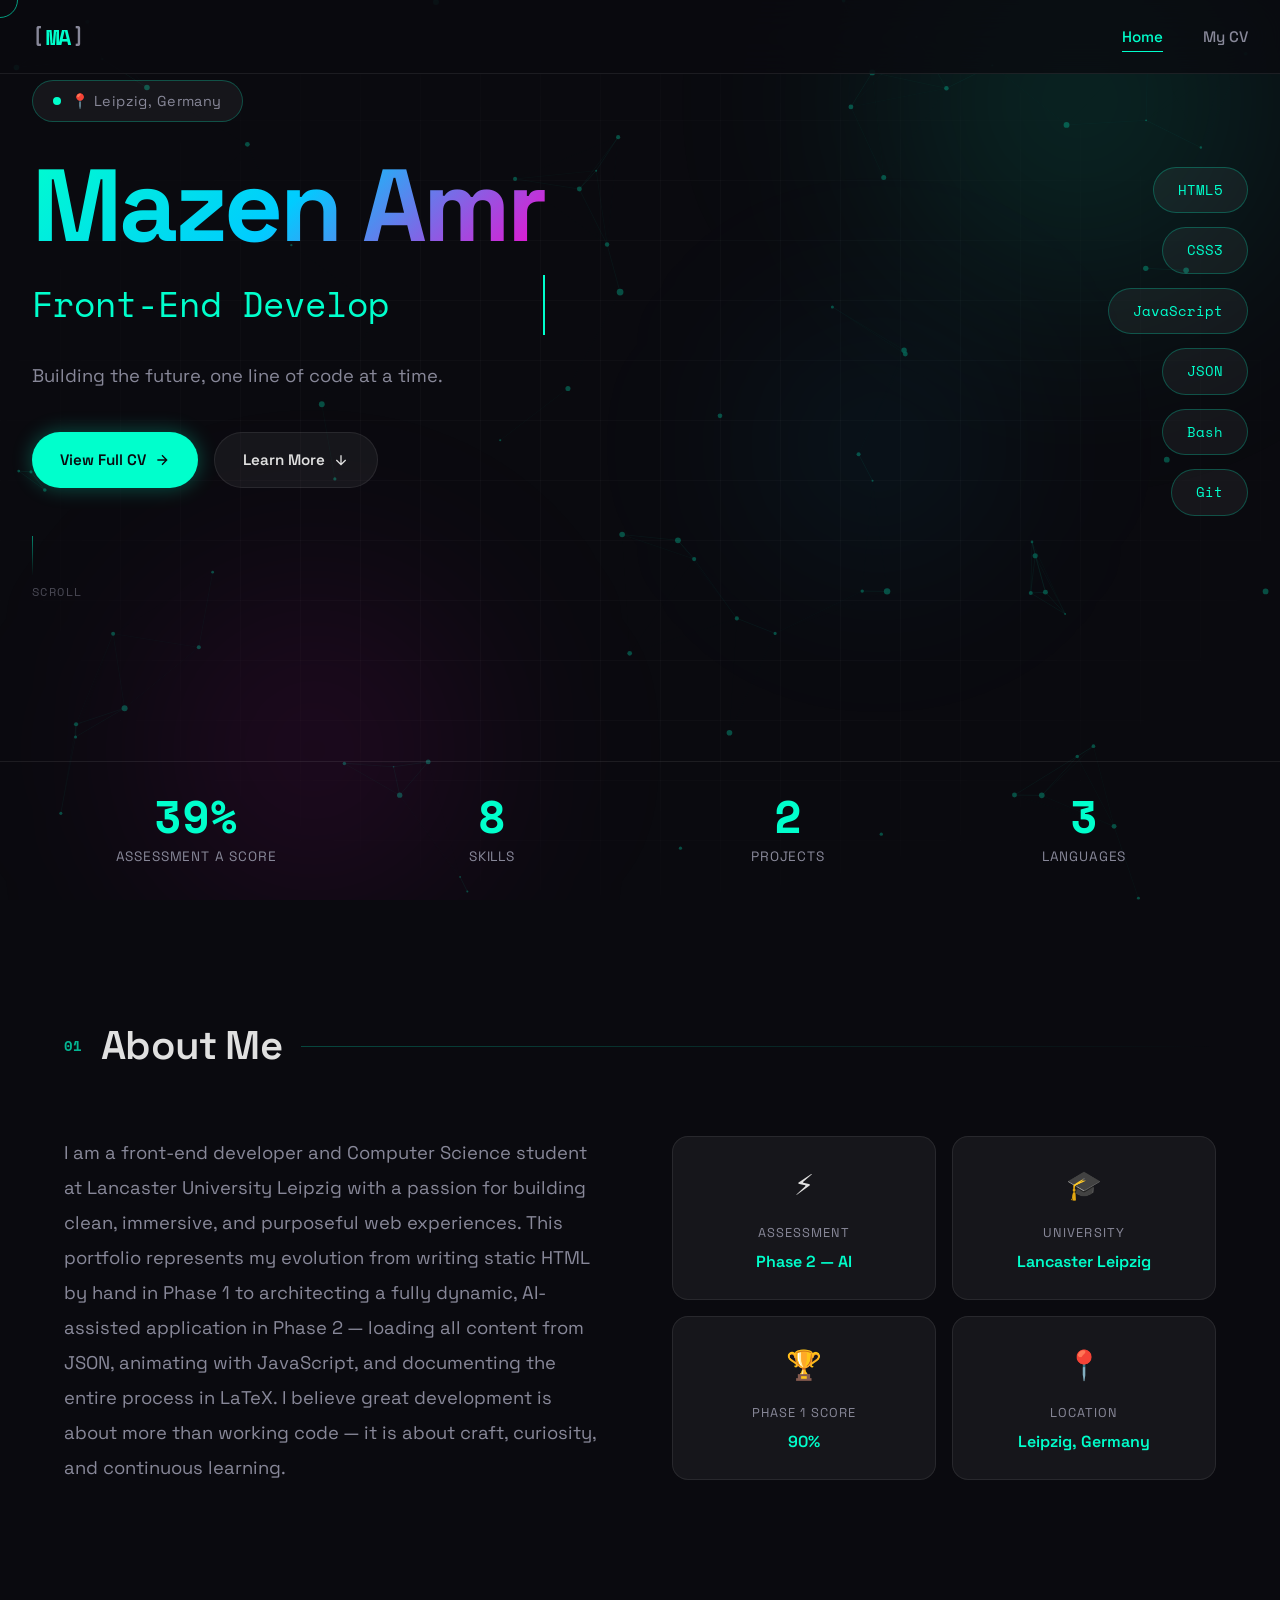
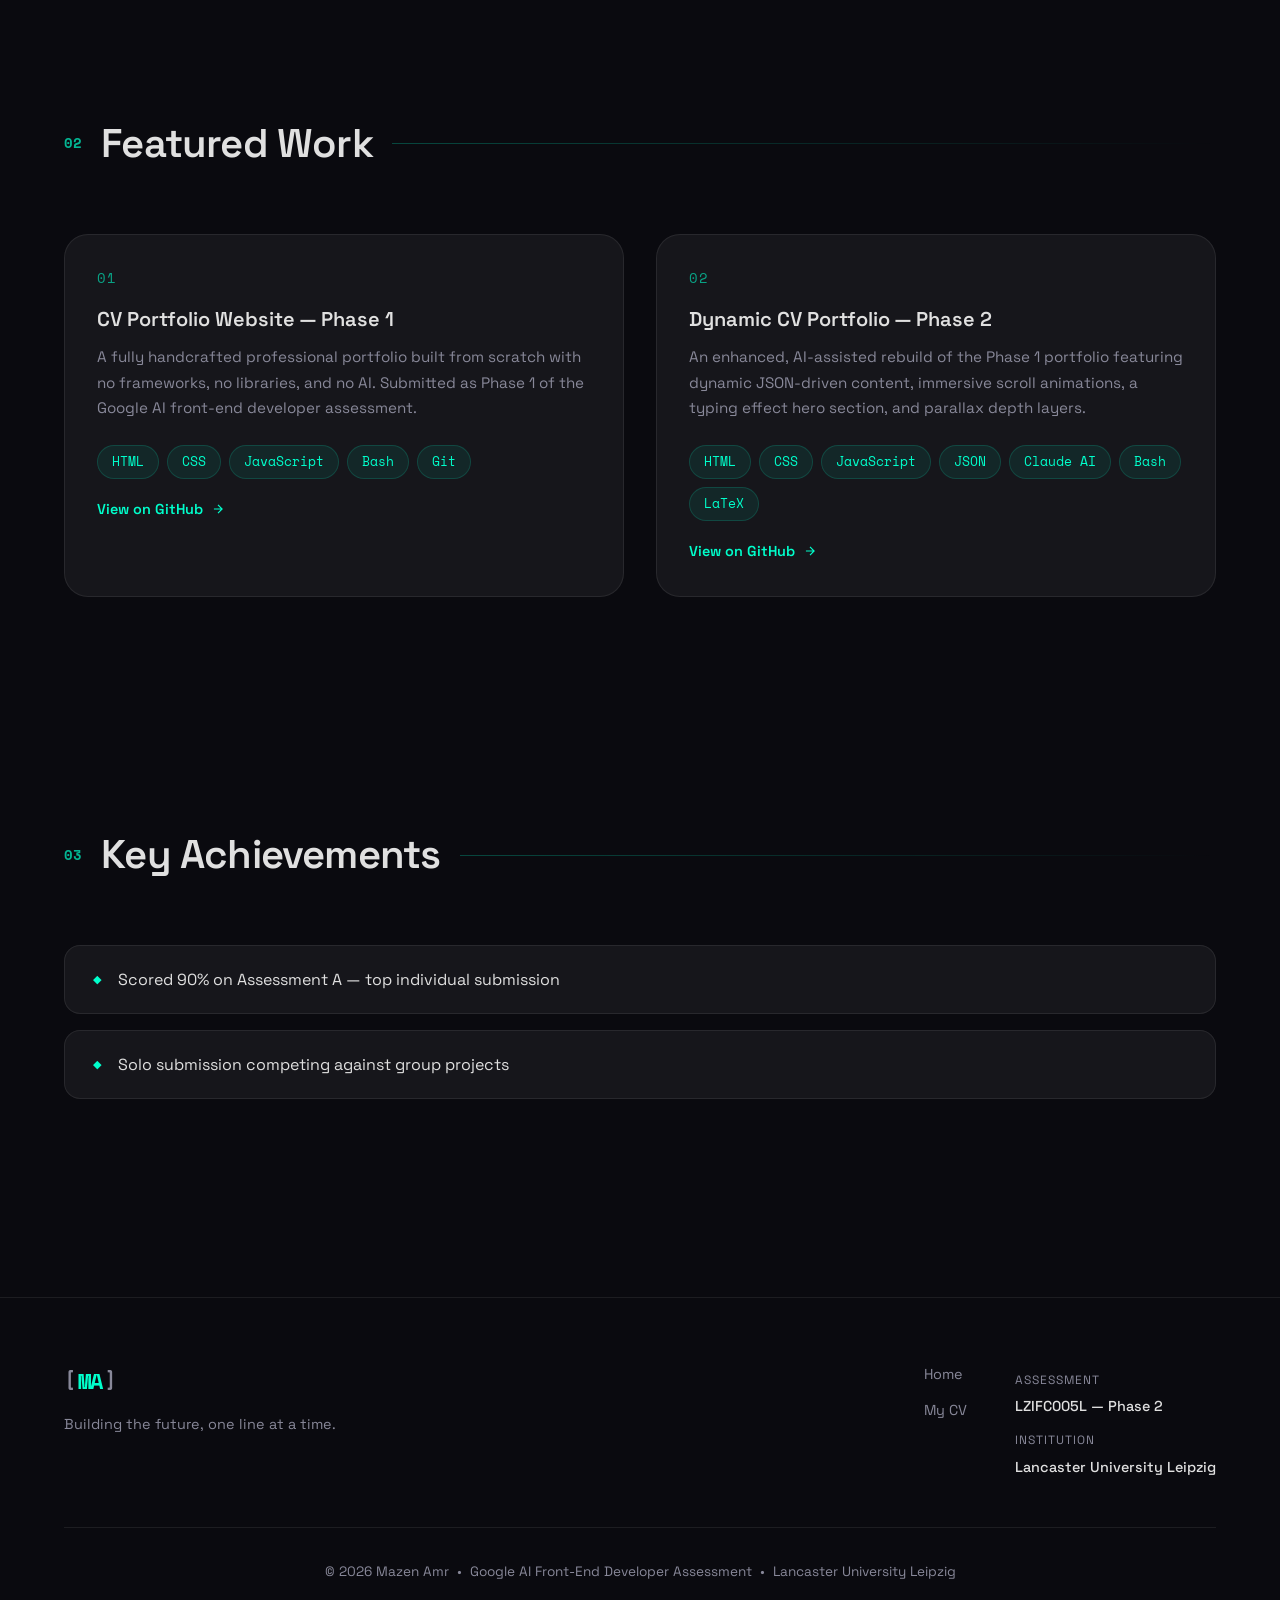
<file: index.html>
<!DOCTYPE html>
<html lang="en">
<head>
    <meta charset="UTF-8">
    <meta name="viewport" content="width=device-width, initial-scale=1.0">
    <meta name="description" content="Mazen Amr — Front-End Developer & AI Enthusiast. Google AI Assessment Phase 2 Portfolio.">
    <meta name="author" content="Mazen Amr">
    <meta property="og:title" content="Mazen Amr • Front-End Developer">
    <meta property="og:description" content="Dynamic AI-assisted CV portfolio — Lancaster University Leipzig. Google AI Assessment Phase 2.">
    <meta property="og:type" content="website">
    <meta property="og:url" content="https://github.com/mazenamr67/mazen-cv-portfolio-b">
    <meta name="theme-color" content="#0a0a0f">
    <title>Mazen Amr • Front-End Developer</title>

    <!-- new: Premium variable fonts for modern typographic identity -->
    <link rel="preconnect" href="https://fonts.googleapis.com">
    <link rel="preconnect" href="https://fonts.gstatic.com" crossorigin>
    <link href="https://fonts.googleapis.com/css2?family=Space+Grotesk:wght@300;400;500;600;700&family=Space+Mono:ital,wght@0,400;0,700;1,400&display=swap" rel="stylesheet">

    <!-- new: Single shared stylesheet for all pages per assessment requirement -->
    <link rel="stylesheet" href="styles.css">
</head>

<body class="loading">

    <!-- ============================================================
         PAGE LOADER
         Displayed while app.js fetches and renders data.json
    ============================================================ -->
    <!-- new: Full-screen loader with double spinning rings shown until data loads -->
    <div class="page-loader" id="page-loader" role="status" aria-label="Loading portfolio">
        <div class="loader-inner">
            <div class="loader-ring"></div>
            <div class="loader-ring loader-ring--delay"></div>
            <p class="loader-text">Loading Portfolio<span class="loader-dots">...</span></p>
        </div>
    </div>

    <!-- ============================================================
         NAVIGATION
         Fixed glassmorphism header with mobile hamburger
    ============================================================ -->
    <!-- new: Header gets .scrolled class from app.js on scroll for shrink effect -->
    <header id="main-header" role="banner">
        <nav aria-label="Main navigation">
            <div class="nav-container">

                <!-- Logo -->
                <a href="index.html" class="logo" aria-label="Mazen Amr — Home">
                    <span class="logo-bracket">[</span>
                    <span class="logo-text">MA</span>
                    <span class="logo-bracket">]</span>
                </a>

                <!-- Desktop nav -->
                <ul class="nav-links" id="nav-links" role="list">
                    <li><a href="index.html" class="nav-link active" data-text="Home">Home</a></li>
                    <li><a href="cv.html"    class="nav-link"        data-text="My CV">My CV</a></li>
                </ul>

                <!-- new: Hamburger — app.js toggles .open on click for mobile menu -->
                <button
                    class="nav-toggle"
                    id="nav-toggle"
                    aria-label="Toggle navigation menu"
                    aria-expanded="false"
                    aria-controls="nav-links">
                    <span class="hamburger-line"></span>
                    <span class="hamburger-line"></span>
                    <span class="hamburger-line"></span>
                </button>

            </div>
        </nav>
    </header>

    <!-- ============================================================
         HERO SECTION
         Full-screen cinematic opener with layered depth
    ============================================================ -->
    <section class="hero" id="hero" aria-labelledby="hero-name">

        <!-- new: CSS grid overlay adds structural depth to background -->
        <div class="hero-grid" aria-hidden="true"></div>

        <!-- new: Three floating gradient orbs create atmospheric ambient glow -->
        <div class="orb orb-1" aria-hidden="true"></div>
        <div class="orb orb-2" aria-hidden="true"></div>
        <div class="orb orb-3" aria-hidden="true"></div>

        <!-- new: Decorative corner accents for cinematic framing -->
        <div class="hero-corner hero-corner--tl" aria-hidden="true"></div>
        <div class="hero-corner hero-corner--tr" aria-hidden="true"></div>
        <div class="hero-corner hero-corner--bl" aria-hidden="true"></div>
        <div class="hero-corner hero-corner--br" aria-hidden="true"></div>

        <div class="hero-content">
            <div class="hero-text">

                <!-- new: Location badge with sonar pulse animation, text filled by app.js -->
                <div class="hero-badge" aria-label="Status">
                    <span class="badge-dot"  aria-hidden="true"></span>
                    <span class="badge-ring" aria-hidden="true"></span>
                    <span id="hero-location" class="hero-eyebrow"></span>
                </div>

                <!-- new: Hero name injected by app.js with gradient-text neon-pulse classes -->
                <h1 id="hero-name" class="hero-name"></h1>

                <!-- new: Cycling typewriter loops through role strings via app.js -->
                <h2 id="hero-title" class="hero-title" aria-live="polite" aria-atomic="true"></h2>

                <!-- new: Tagline opacity starts at 0, fades in via app.js after typewriter -->
                <p id="hero-tagline" class="hero-tagline"></p>

                <!-- CTA buttons — magnetic + ripple effects applied by app.js -->
                <div class="hero-cta" role="group" aria-label="Primary actions">
                    <a href="cv.html" class="btn btn-primary">
                        <span>View Full CV</span>
                        <svg class="btn-icon" width="16" height="16" viewBox="0 0 24 24" fill="none" stroke="currentColor" stroke-width="2" aria-hidden="true">
                            <path d="M5 12h14M12 5l7 7-7 7"/>
                        </svg>
                    </a>
                    <a href="#about" class="btn btn-secondary">
                        <span>Learn More</span>
                        <svg class="btn-icon" width="16" height="16" viewBox="0 0 24 24" fill="none" stroke="currentColor" stroke-width="2" aria-hidden="true">
                            <path d="M12 5v14M5 12l7 7 7-7"/>
                        </svg>
                    </a>
                </div>

                <!-- new: Animated scroll indicator with pulsing line -->
                <div class="scroll-indicator" aria-hidden="true">
                    <span class="scroll-line"></span>
                    <span class="scroll-label">Scroll</span>
                </div>

            </div>

            <!-- ============================================================
                 UPDATED: Interactive tech stack (clickable)
            ============================================================ -->
            <div class="hero-side" aria-label="Technologies used">
                <div class="hero-side-item" data-target="skills">HTML5</div>
                <div class="hero-side-item" data-target="skills">CSS3</div>
                <div class="hero-side-item" data-target="skills">JavaScript</div>
                <div class="hero-side-item" data-target="projects">JSON</div>
                <div class="hero-side-item" data-target="skills">Bash</div>
                <div class="hero-side-item" data-target="projects">Git</div>
            </div>

        </div>

        <!-- new: Stats bar docked at bottom of hero, counters animated by app.js -->
        <div class="stats-section" aria-label="Key statistics">
            <div class="container">
                <div id="stats-bar" class="stats-grid" role="list"></div>
            </div>
        </div>

    </section>

    <!-- ============================================================
         ABOUT SECTION
    ============================================================ -->
    <section id="about" class="section about-section" aria-labelledby="about-heading">
        <div class="container">

            <div class="section-header reveal">
                <span class="section-number" aria-hidden="true">01</span>
                <h2 class="section-title" id="about-heading">About Me</h2>
                <div class="section-line" aria-hidden="true"></div>
            </div>

            <div class="about-grid">

                <!-- new: About paragraph injected from data.json by app.js -->
                <p id="about-text" class="about-text large-text reveal"></p>

                <!-- new: Info cards alongside about text for visual balance -->
                <div class="about-cards reveal" aria-label="Quick facts">
                    <div class="about-card tilt-card">
                        <div class="about-icon" aria-hidden="true">⚡</div>
                        <p class="about-card-label">Assessment</p>
                        <p class="about-card-value">Phase 2 — AI</p>
                    </div>
                    <div class="about-card tilt-card">
                        <div class="about-icon" aria-hidden="true">🎓</div>
                        <p class="about-card-label">University</p>
                        <p class="about-card-value">Lancaster Leipzig</p>
                    </div>
                    <div class="about-card tilt-card">
                        <div class="about-icon" aria-hidden="true">🏆</div>
                        <p class="about-card-label">Phase 1 Score</p>
                        <p class="about-card-value">90%</p>
                    </div>
                    <div class="about-card tilt-card">
                        <div class="about-icon" aria-hidden="true">📍</div>
                        <p class="about-card-label">Location</p>
                        <p class="about-card-value">Leipzig, Germany</p>
                    </div>
                </div>

            </div>
        </div>
    </section>

    <!-- ============================================================
         FEATURED PROJECTS
    ============================================================ -->
    <section class="section projects-section" aria-labelledby="projects-heading">
        <div class="container">

            <div class="section-header reveal">
                <span class="section-number" aria-hidden="true">02</span>
                <h2 class="section-title" id="projects-heading">Featured Work</h2>
                <div class="section-line" aria-hidden="true"></div>
            </div>

            <!-- new: Highlighted project cards injected dynamically from data.json -->
            <div id="featured-projects" class="projects-grid" role="list"></div>

        </div>
    </section>

    <!-- ============================================================
         ACHIEVEMENTS
    ============================================================ -->
    <section class="section achievements-section" aria-labelledby="achievements-heading">
        <div class="container">

            <div class="section-header reveal">
                <span class="section-number" aria-hidden="true">03</span>
                <h2 class="section-title" id="achievements-heading">Key Achievements</h2>
                <div class="section-line" aria-hidden="true"></div>
            </div>

            <!-- new: Achievement items injected dynamically from data.json -->
            <ul id="achievements-list" class="achievements-list" role="list"></ul>

        </div>
    </section>

    <!-- ============================================================
         FOOTER
    ============================================================ -->
    <footer class="site-footer" role="contentinfo">
        <div class="container">

            <div class="footer-grid">

                <div class="footer-brand">
                    <a href="index.html" class="logo" aria-label="Mazen Amr — Home">
                        <span class="logo-bracket">[</span>
                        <span class="logo-text">MA</span>
                        <span class="logo-bracket">]</span>
                    </a>
                    <p class="footer-tagline">Building the future, one line at a time.</p>
                </div>

                <nav class="footer-nav" aria-label="Footer navigation">
                    <a href="index.html" class="footer-link">Home</a>
                    <a href="cv.html"    class="footer-link">My CV</a>
                </nav>

                <div class="footer-info">
                    <p class="footer-info-label">Assessment</p>
                    <p class="footer-info-value">LZIFC005L — Phase 2</p>
                    <p class="footer-info-label">Institution</p>
                    <p class="footer-info-value">Lancaster University Leipzig</p>
                </div>

            </div>

            <div class="footer-bottom">
                <p>
                    &copy; 2026 <span id="footer-name"></span>
                    &nbsp;•&nbsp; Google AI Front-End Developer Assessment
                    &nbsp;•&nbsp; Lancaster University Leipzig
                </p>
            </div>

        </div>
    </footer>

    <!-- new: Single external JS file — no inline scripts per assessment rules -->
    <script src="app.js"></script>

</body>
</html>
</file>
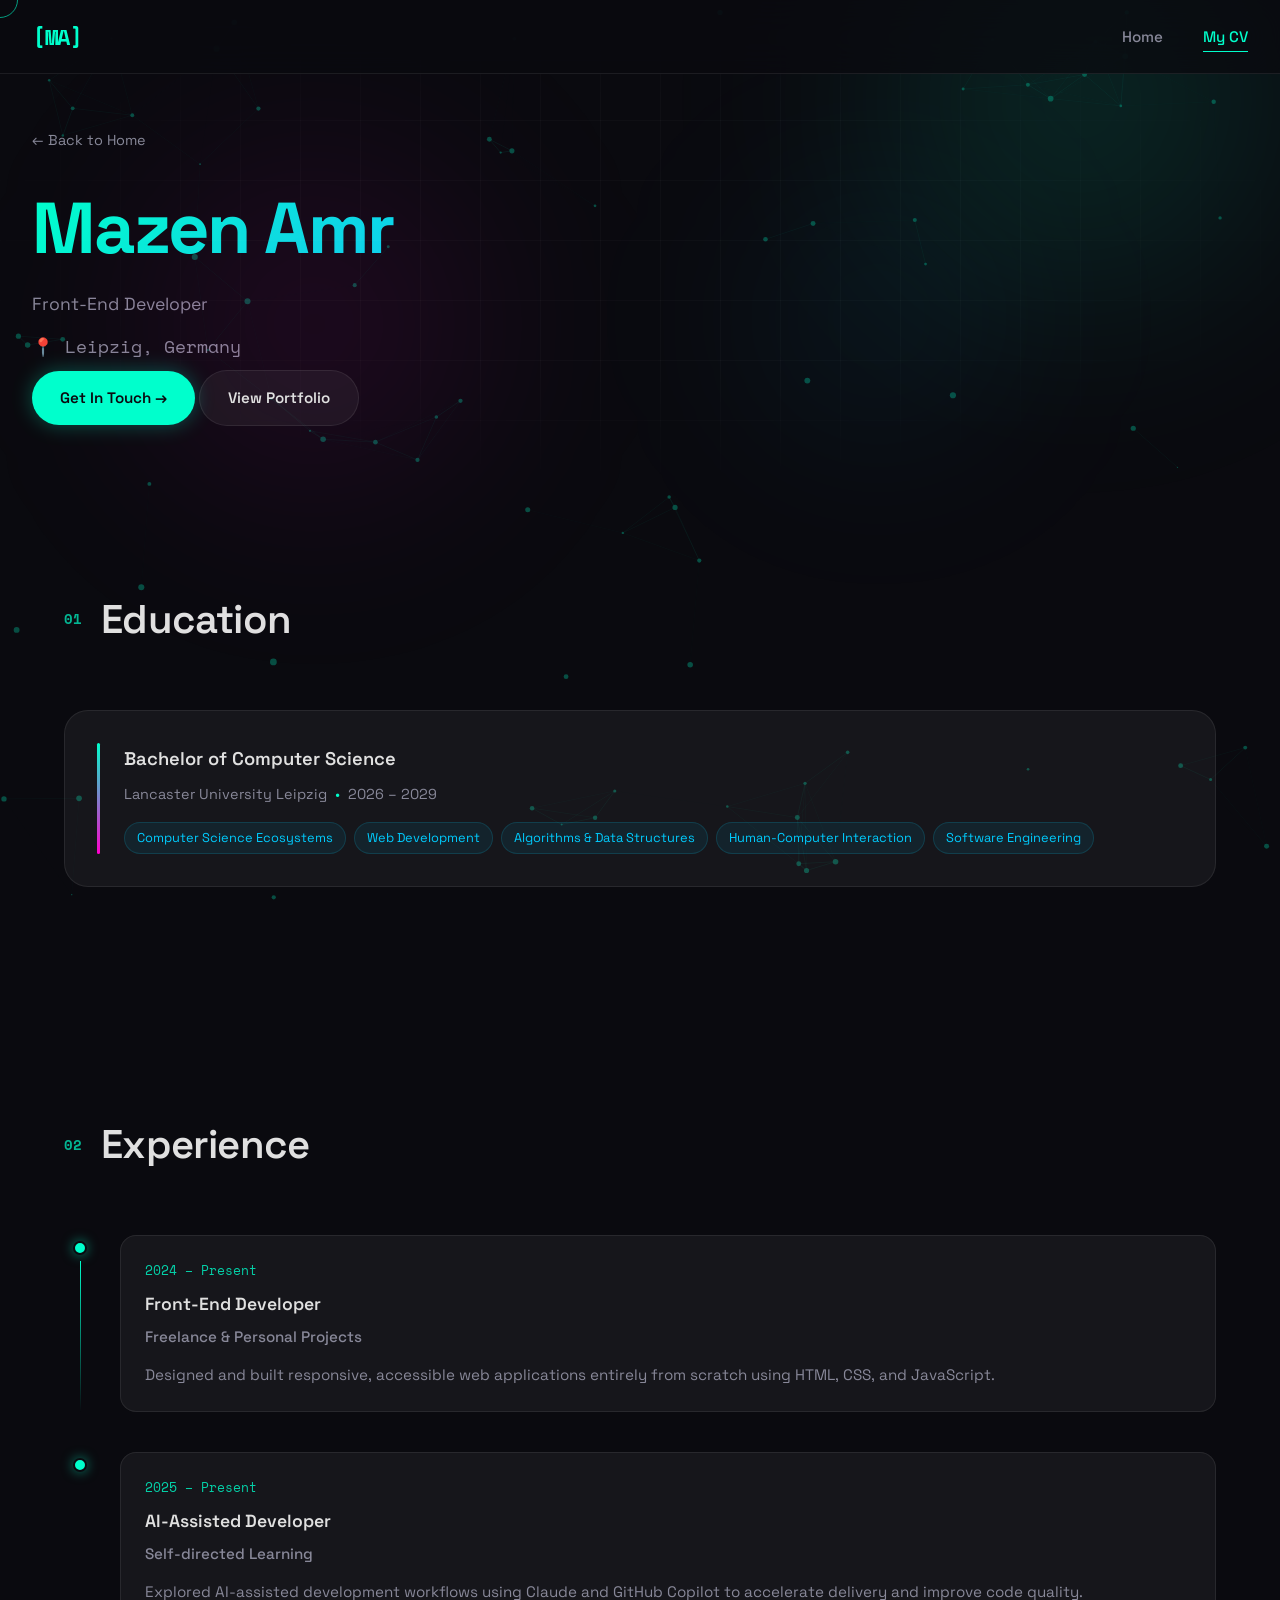
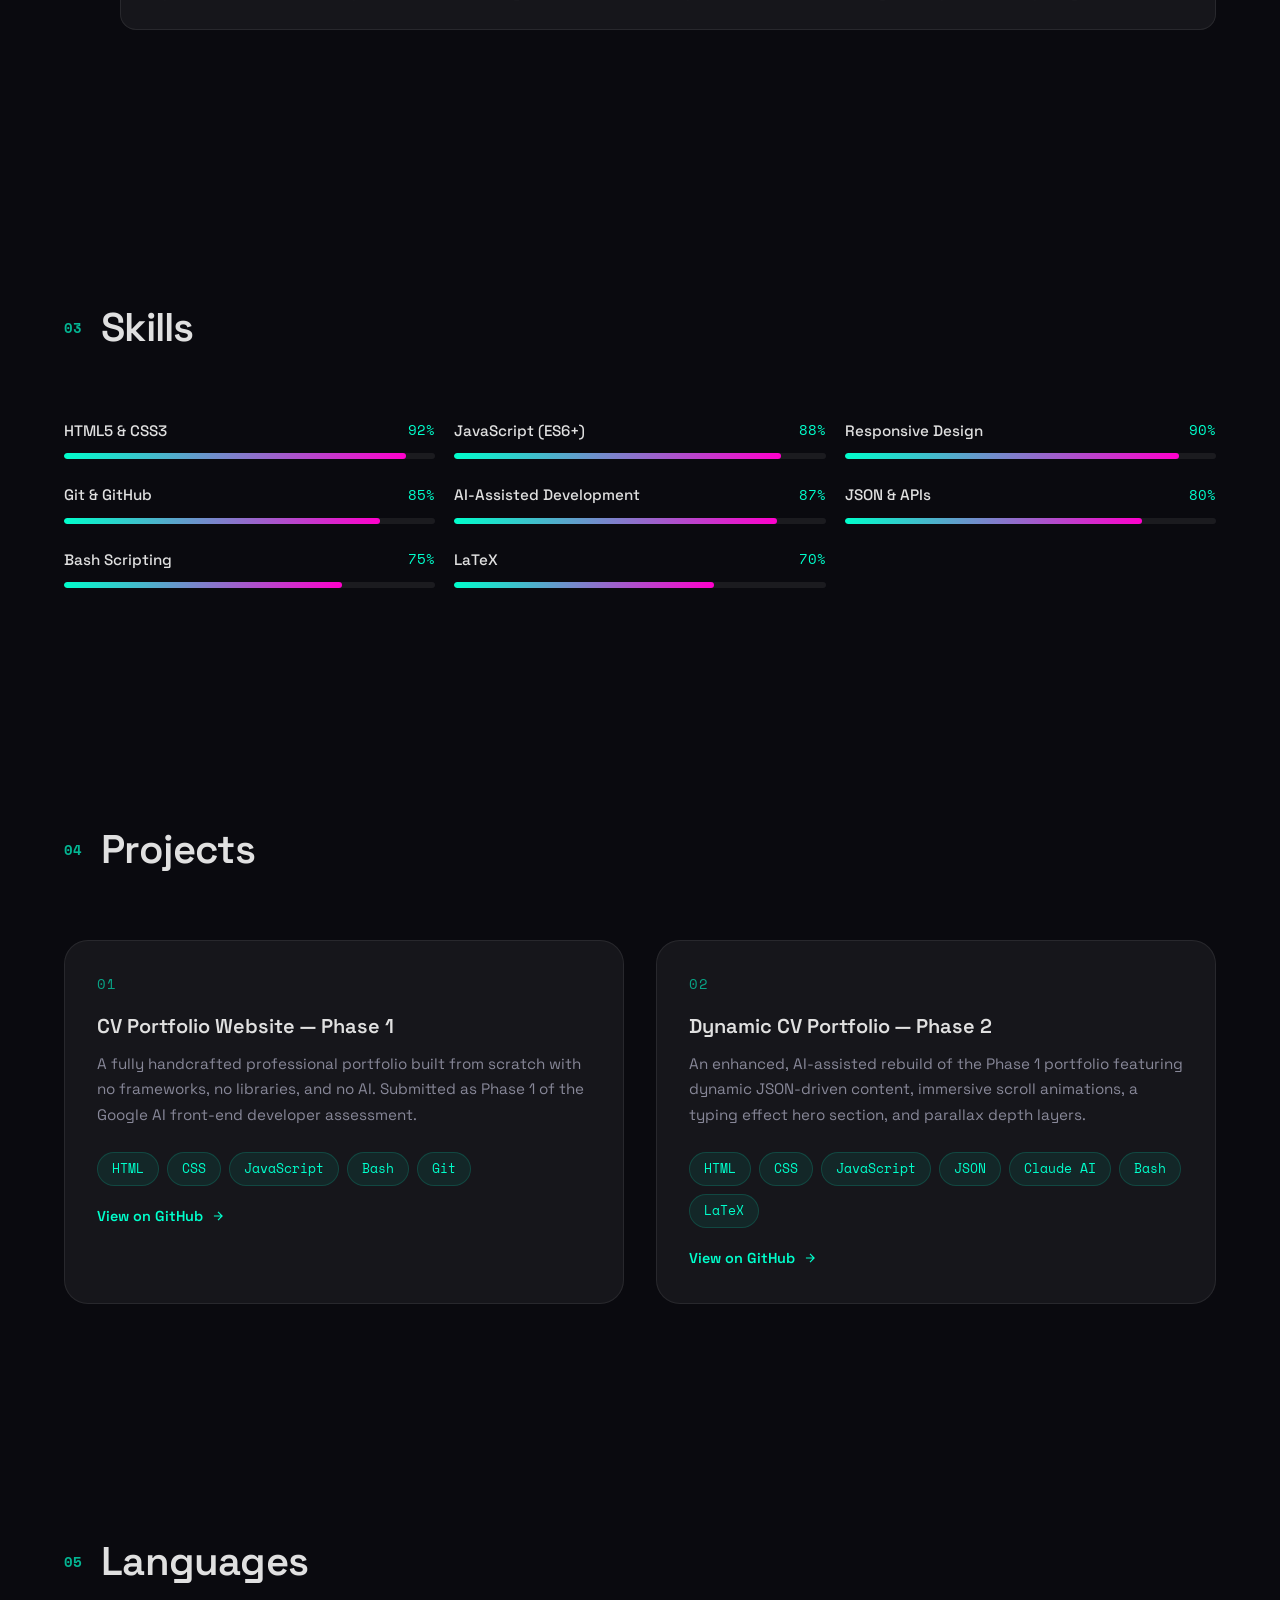
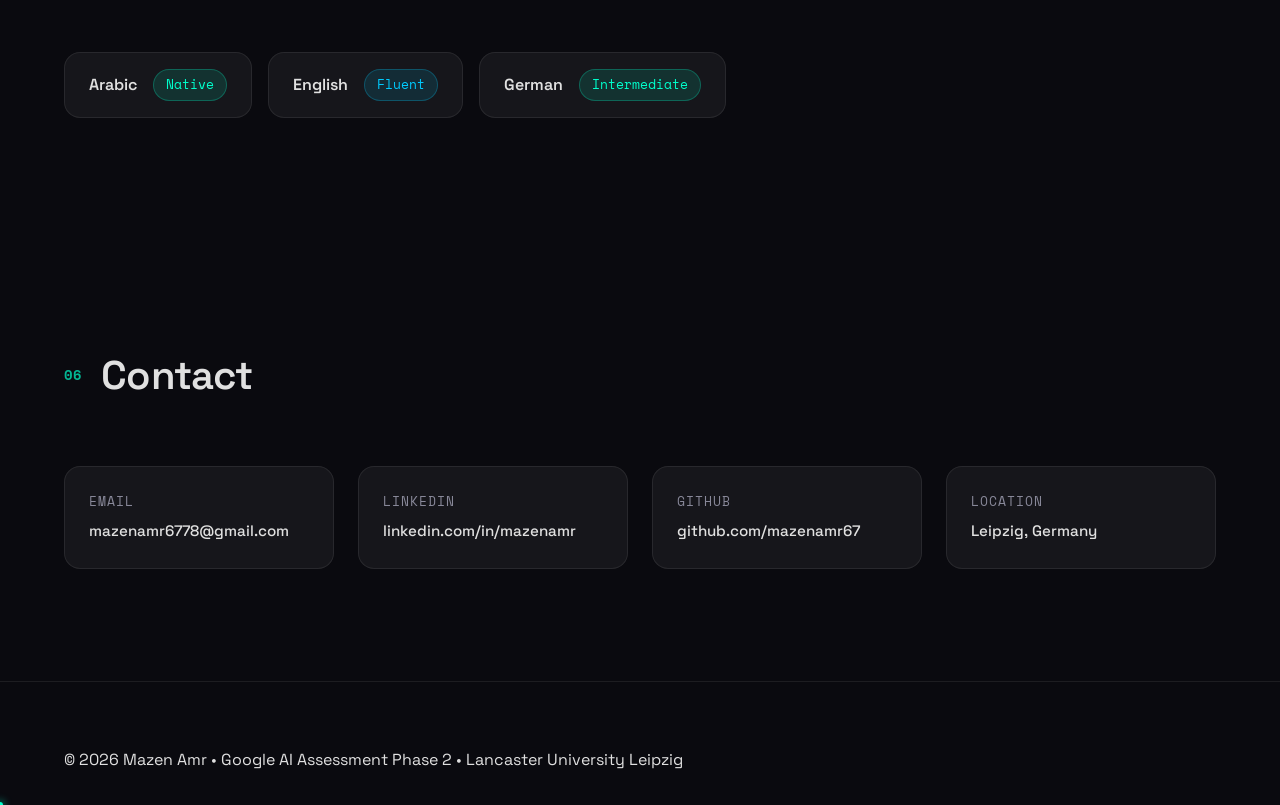
<file: cv.html>
<!DOCTYPE html>
<html lang="en">
<head>
    <meta charset="UTF-8">
    <meta name="viewport" content="width=device-width, initial-scale=1.0">
    <meta name="description" content="Mazen Amr — Full CV. Education, Experience, Skills, Projects and Contact. Google AI Assessment Phase 2.">
    <meta name="author" content="Mazen Amr">
    <meta property="og:title" content="Mazen Amr • Full CV">
    <meta property="og:description" content="Dynamic AI-assisted CV — Lancaster University Leipzig. Google AI Assessment Phase 2.">
    <meta property="og:type" content="website">
    <meta name="theme-color" content="#0a0a0f">
    <title>Mazen Amr • Full CV</title>

    <link rel="preconnect" href="https://fonts.googleapis.com">
    <link rel="preconnect" href="https://fonts.gstatic.com" crossorigin>
    <link href="https://fonts.googleapis.com/css2?family=Space+Grotesk:wght@300;400;500;600;700&family=Space+Mono:ital,wght@0,400;0,700;1,400&display=swap" rel="stylesheet">
    <link rel="stylesheet" href="styles.css">
</head>

<body class="loading">

    <!-- Page Loader -->
    <div class="page-loader" id="page-loader">
        <div class="loader-inner">
            <div class="loader-ring"></div>
            <div class="loader-ring loader-ring--delay"></div>
            <p class="loader-text">Loading CV<span class="loader-dots">...</span></p>
        </div>
    </div>

    <!-- Navigation -->
    <header id="main-header">
        <nav>
            <div class="nav-container">
                <a href="index.html" class="logo">[MA]</a>

                <ul class="nav-links">
                    <li><a href="index.html" class="nav-link">Home</a></li>
                    <li><a href="cv.html" class="nav-link active">My CV</a></li>
                </ul>

                <button class="nav-toggle" id="nav-toggle">
                    <span class="hamburger-line"></span>
                    <span class="hamburger-line"></span>
                    <span class="hamburger-line"></span>
                </button>
            </div>
        </nav>
    </header>

    <!-- CV Hero -->
    <section class="cv-hero">
        <div class="hero-grid"></div>
        <div class="orb orb-1"></div>
        <div class="orb orb-2"></div>
        <div class="orb orb-3"></div>

        <div class="cv-hero-inner">

            <!-- Back to Home (FORCED CLICKABLE) -->
            <a href="index.html" target="_self" class="cv-back-link" 
               style="pointer-events: auto; cursor: pointer; position: relative; z-index: 10;">
                ← Back to Home
            </a>

            <h1 id="cv-name" class="hero-name gradient-text"></h1>
            <p id="cv-title" class="cv-hero-title"></p>
            <p id="cv-location" class="cv-location"></p>

            <!-- Buttons (FORCED CLICKABLE) -->
            <div class="cv-actions">
                <a href="#contact-section" class="btn btn-primary" 
                   style="pointer-events: auto; cursor: pointer; position: relative; z-index: 10;">
                    Get In Touch →
                </a>
                <a href="index.html" target="_self" class="btn btn-secondary" 
                   style="pointer-events: auto; cursor: pointer; position: relative; z-index: 10;">
                    View Portfolio
                </a>
            </div>
        </div>
    </section>

    <!-- Education -->
    <section class="section reveal visible">
        <div class="container">
            <div class="section-header">
                <span class="section-number">01</span>
                <h2 class="section-title">Education</h2>
            </div>
            <div id="education-content" class="cv-cards-grid"></div>
        </div>
    </section>

    <!-- Experience -->
    <section class="section reveal visible">
        <div class="container">
            <div class="section-header">
                <span class="section-number">02</span>
                <h2 class="section-title">Experience</h2>
            </div>
            <div id="experience-content"></div>
        </div>
    </section>

    <!-- Skills -->
    <section class="section reveal visible">
        <div class="container">
            <div class="section-header">
                <span class="section-number">03</span>
                <h2 class="section-title">Skills</h2>
            </div>
            <div id="skills-content" class="skills-grid"></div>
        </div>
    </section>

    <!-- Projects -->
    <section class="section reveal visible">
        <div class="container">
            <div class="section-header">
                <span class="section-number">04</span>
                <h2 class="section-title">Projects</h2>
            </div>
            <div id="projects-content" class="projects-grid"></div>
        </div>
    </section>

    <!-- Languages -->
    <section class="section reveal visible">
        <div class="container">
            <div class="section-header">
                <span class="section-number">05</span>
                <h2 class="section-title">Languages</h2>
            </div>
            <div id="languages-content" class="languages-grid"></div>
        </div>
    </section>

    <!-- Contact -->
    <section class="section reveal visible" id="contact-section">
        <div class="container">
            <div class="section-header">
                <span class="section-number">06</span>
                <h2 class="section-title">Contact</h2>
            </div>
            <div id="contact-content" class="contact-grid"></div>
        </div>
    </section>

    <!-- Footer -->
    <footer class="site-footer">
        <div class="container">
            <p>&copy; 2026 <span id="footer-name"></span> • Google AI Assessment Phase 2 • Lancaster University Leipzig</p>
        </div>
    </footer>

    <script src="app.js"></script>
</body>
</html>
</file>
<file: styles.css>
/* ============================================================
   ROOT & RESET
   Base variables and universal box-model reset
============================================================ */
*,
*::before,
*::after {
    margin: 0;
    padding: 0;
    box-sizing: border-box;
}

:root {
    --bg:               #0a0a0f;
    --bg-secondary:     #111118;
    --bg-card:          #13131a;
    --accent:           #00ffcc;
    --accent-pink:      #ff00cc;
    --accent-blue:      #00ccff;
    --text:             #e0e0e0;
    --text-muted:       #888899;
    --glass:            rgba(255, 255, 255, 0.05);
    --glass-hover:      rgba(255, 255, 255, 0.09);
    --border:           rgba(255, 255, 255, 0.08);
    --border-accent:    rgba(0, 255, 204, 0.25);
    --shadow:           0 20px 60px rgba(0, 0, 0, 0.4);
    --radius:           16px;
    --radius-lg:        24px;
    --transition:       0.3s cubic-bezier(0.23, 1, 0.32, 1);
}

html {
    scroll-behavior: smooth;
    scroll-padding-top: 80px;
}

body {
    font-family: 'Space Grotesk', system-ui, sans-serif;
    background: var(--bg);
    color: var(--text);
    line-height: 1.7;
    overflow-x: hidden;
    cursor: none;
}

body.loading {
    overflow: hidden;
}

a {
    color: inherit;
    text-decoration: none;
}

img {
    max-width: 100%;
    display: block;
}

ul {
    list-style: none;
}

/* ============================================================
   SCROLL PROGRESS BAR
   Thin accent line injected at top by app.js
============================================================ */
.scroll-progress-bar {
    position: fixed;
    top: 0;
    left: 0;
    height: 3px;
    width: 0%;
    background: linear-gradient(to right, var(--accent), var(--accent-pink));
    z-index: 10000;
    transition: width 0.1s linear;
    box-shadow: 0 0 10px var(--accent);
}

/* ============================================================
   PARTICLE CANVAS
   Full-screen background canvas injected by app.js
============================================================ */
#particle-canvas {
    position: fixed;
    top: 0;
    left: 0;
    width: 100%;
    height: 100%;
    pointer-events: none;
    z-index: 0;
    opacity: 0.35;
}

/* ============================================================
   PAGE LOADER
   Full-screen overlay shown while data.json is fetched
============================================================ */
.page-loader {
    position: fixed;
    inset: 0;
    background: var(--bg);
    z-index: 9999;
    display: flex;
    align-items: center;
    justify-content: center;
    transition: opacity 0.5s ease;
}

.loader-inner {
    text-align: center;
    display: flex;
    flex-direction: column;
    align-items: center;
    gap: 1rem;
}

.loader-ring {
    width: 60px;
    height: 60px;
    border: 2px solid var(--border);
    border-top-color: var(--accent);
    border-radius: 50%;
    animation: spin 1s linear infinite;
}

.loader-ring--delay {
    width: 44px;
    height: 44px;
    border-top-color: var(--accent-pink);
    animation-duration: 0.7s;
    animation-direction: reverse;
    position: absolute;
}

@keyframes spin {
    to { transform: rotate(360deg); }
}

.loader-text {
    color: var(--text-muted);
    font-size: 0.9rem;
    letter-spacing: 0.05em;
    font-family: 'Space Mono', monospace;
}

.loader-dots {
    animation: blink 1.2s infinite;
}

@keyframes blink {
    0%, 100% { opacity: 1; }
    50%       { opacity: 0; }
}

/* ============================================================
   PAGE TRANSITION OVERLAY
   Injected by app.js for smooth page-to-page fade
============================================================ */
.page-overlay {
    position: fixed;
    inset: 0;
    background: var(--bg);
    z-index: 9998;
    opacity: 1;
    transition: opacity 0.5s ease;
    pointer-events: none;
}

/* ============================================================
   CUSTOM CURSOR
   Dual cursor: sharp dot + lagging ring injected by app.js
============================================================ */
.cursor-dot,
.cursor-ring {
    position: fixed;
    pointer-events: none;
    z-index: 99999;
    transform: translate(-50%, -50%);
    border-radius: 50%;
}

.cursor-dot {
    width: 6px;
    height: 6px;
    background: var(--accent);
    box-shadow: 0 0 8px var(--accent);
    transition: width 0.2s ease, height 0.2s ease;
}

.cursor-ring {
    width: 36px;
    height: 36px;
    border: 1.5px solid rgba(0, 255, 204, 0.6);
    transition: width 0.25s ease,
                height 0.25s ease,
                border-color 0.25s ease;
}

.cursor-ring.expanded {
    width: 64px;
    height: 64px;
    border-color: var(--accent-pink);
}

/* ============================================================
   NAVIGATION
   Fixed glassmorphism header, shrinks on scroll
============================================================ */
header {
    position: fixed;
    top: 0;
    left: 0;
    width: 100%;
    z-index: 1000;
    background: rgba(10, 10, 15, 0.75);
    backdrop-filter: blur(24px);
    -webkit-backdrop-filter: blur(24px);
    border-bottom: 1px solid var(--border);
    transition: all 0.4s ease;
}

header.scrolled {
    background: rgba(10, 10, 15, 0.96);
    border-bottom-color: var(--border-accent);
    box-shadow: 0 4px 40px rgba(0, 0, 0, 0.4);
    padding: 0;
}

.nav-container {
    max-width: 1400px;
    margin: 0 auto;
    padding: 1.1rem 2rem;
    display: flex;
    align-items: center;
    justify-content: space-between;
}

/* Logo */
.logo {
    font-family: 'Space Mono', monospace;
    font-size: 1.4rem;
    font-weight: 700;
    color: var(--accent);
    text-decoration: none;
    display: flex;
    align-items: center;
    gap: 2px;
    letter-spacing: -0.02em;
    transition: opacity var(--transition);
}

.logo:hover {
    opacity: 0.8;
}

.logo-bracket {
    color: var(--text-muted);
    font-size: 1.2rem;
}

.logo-text {
    color: var(--accent);
}

/* Nav links */
.nav-links {
    display: flex;
    align-items: center;
    gap: 2.5rem;
    list-style: none;
}

.nav-link {
    color: var(--text-muted);
    text-decoration: none;
    font-size: 0.95rem;
    font-weight: 500;
    position: relative;
    transition: color var(--transition);
    padding: 4px 0;
}

.nav-link::after {
    content: '';
    position: absolute;
    bottom: -2px;
    left: 0;
    width: 0;
    height: 1.5px;
    background: var(--accent);
    transition: width var(--transition);
}

.nav-link:hover,
.nav-link.active {
    color: var(--accent);
}

.nav-link:hover::after,
.nav-link.active::after {
    width: 100%;
}

/* Hamburger */
.nav-toggle {
    display: none;
    flex-direction: column;
    justify-content: center;
    gap: 5px;
    background: none;
    border: none;
    cursor: none;
    padding: 8px;
    z-index: 1001;
}

.hamburger-line {
    width: 22px;
    height: 2px;
    background: var(--text);
    border-radius: 2px;
    transition: all 0.3s ease;
    display: block;
}

.nav-toggle.open .hamburger-line:nth-child(1) {
    transform: translateY(7px) rotate(45deg);
}

.nav-toggle.open .hamburger-line:nth-child(2) {
    opacity: 0;
    transform: scaleX(0);
}

.nav-toggle.open .hamburger-line:nth-child(3) {
    transform: translateY(-7px) rotate(-45deg);
}

/* ============================================================
   HERO SECTION
   Full-screen cinematic opener with layered depth
============================================================ */
.hero {
    min-height: 100vh;
    display: flex;
    flex-direction: column;
    justify-content: center;
    position: relative;
    padding-top: 80px;
    overflow: hidden;
}

/* Decorative grid overlay */
.hero-grid {
    position: absolute;
    inset: 0;
    background-image:
        linear-gradient(rgba(255, 255, 255, 0.025) 1px, transparent 1px),
        linear-gradient(90deg, rgba(255, 255, 255, 0.025) 1px, transparent 1px);
    background-size: 60px 60px;
    z-index: 1;
    mask-image: radial-gradient(ellipse at center, black 40%, transparent 80%);
}

/* Ambient gradient orbs */
.orb {
    position: absolute;
    border-radius: 50%;
    filter: blur(90px);
    z-index: 1;
    pointer-events: none;
    animation: orbFloat 8s ease-in-out infinite;
}

.orb-1 {
    width: 600px;
    height: 600px;
    background: radial-gradient(circle, rgba(0, 255, 204, 0.15), transparent 70%);
    top: -200px;
    right: -100px;
    animation-delay: 0s;
}

.orb-2 {
    width: 500px;
    height: 500px;
    background: radial-gradient(circle, rgba(255, 0, 204, 0.12), transparent 70%);
    bottom: -100px;
    left: 5%;
    animation-delay: -3s;
}

.orb-3 {
    width: 350px;
    height: 350px;
    background: radial-gradient(circle, rgba(0, 204, 255, 0.1), transparent 70%);
    top: 30%;
    left: 55%;
    animation-delay: -6s;
}

@keyframes orbFloat {
    0%, 100% { transform: translateY(0px) scale(1); }
    50%       { transform: translateY(-30px) scale(1.05); }
}

/* Hero content */
.hero-content {
    position: relative;
    z-index: 2;
    width: 100%;
    max-width: 1400px;
    margin: 0 auto;
    padding: 4rem 2rem 2rem;
}

.hero-text {
    max-width: 740px;
}

/* Location badge */
.hero-badge {
    display: inline-flex;
    align-items: center;
    gap: 10px;
    background: var(--glass);
    border: 1px solid var(--border-accent);
    padding: 8px 20px;
    border-radius: 50px;
    margin-bottom: 2rem;
    font-size: 0.9rem;
    color: var(--text-muted);
}

.badge-dot {
    width: 8px;
    height: 8px;
    background: var(--accent);
    border-radius: 50%;
    animation: pulse 2s ease-in-out infinite;
    flex-shrink: 0;
}

.badge-ring {
    position: absolute;
    width: 16px;
    height: 16px;
    border: 1.5px solid var(--accent);
    border-radius: 50%;
    animation: sonar 2s ease-out infinite;
    opacity: 0;
}

@keyframes pulse {
    0%, 100% { opacity: 1;   transform: scale(1); }
    50%       { opacity: 0.4; transform: scale(0.85); }
}

@keyframes sonar {
    0%   { transform: scale(0.8); opacity: 0.8; }
    100% { transform: scale(2.5); opacity: 0; }
}

/* Hero typography */
.hero-eyebrow {
    font-size: 0.9rem;
    color: var(--text-muted);
    letter-spacing: 0.03em;
}

.hero-name {
    font-size: clamp(3rem, 8vw, 6.5rem);
    font-weight: 700;
    line-height: 1.02;
    margin-bottom: 1rem;
    letter-spacing: -0.03em;
}

.gradient-text {
    background: linear-gradient(135deg, var(--accent) 0%, var(--accent-blue) 50%, var(--accent-pink) 100%);
    -webkit-background-clip: text;
    -webkit-text-fill-color: transparent;
    background-clip: text;
}

.neon-pulse {
    animation: neonPulse 3s ease-in-out infinite;
}

@keyframes neonPulse {
    0%, 100% { filter: drop-shadow(0 0 8px rgba(0, 255, 204, 0.4)); }
    50%       { filter: drop-shadow(0 0 24px rgba(0, 255, 204, 0.8)); }
}

.hero-title {
    font-size: clamp(1.4rem, 3.5vw, 2.2rem);
    font-weight: 500;
    color: var(--accent);
    margin-bottom: 1.5rem;
    min-height: 3rem;
    font-family: 'Space Mono', monospace;
}

.hero-tagline {
    font-size: 1.15rem;
    color: var(--text-muted);
    max-width: 520px;
    margin-bottom: 2.5rem;
    line-height: 1.8;
    opacity: 0;
    transition: opacity 0.8s ease;
}

/* CTA Buttons */
.hero-cta {
    display: flex;
    gap: 1rem;
    flex-wrap: wrap;
    margin-bottom: 3rem;
}

.btn {
    display: inline-flex;
    align-items: center;
    gap: 8px;
    padding: 14px 28px;
    border-radius: 50px;
    font-size: 0.95rem;
    font-weight: 600;
    cursor: none;
    transition: all var(--transition);
    text-decoration: none;
    border: none;
    position: relative;
    overflow: hidden;
}

.btn-primary {
    background: var(--accent);
    color: var(--bg);
    box-shadow: 0 0 20px rgba(0, 255, 204, 0.3);
}

.btn-primary:hover {
    background: #00e6b8;
    box-shadow: 0 0 40px rgba(0, 255, 204, 0.5);
    transform: translateY(-2px);
}

.btn-secondary {
    background: var(--glass);
    color: var(--text);
    border: 1px solid var(--border);
}

.btn-secondary:hover {
    border-color: var(--accent);
    color: var(--accent);
    background: rgba(0, 255, 204, 0.05);
    transform: translateY(-2px);
}

.btn-icon {
    transition: transform var(--transition);
}

.btn:hover .btn-icon {
    transform: translateX(4px);
}

/* Ripple animation for buttons */
@keyframes rippleAnim {
    to {
        transform: scale(1);
        opacity: 0;
    }
}

/* Scroll indicator */
.scroll-indicator {
    display: flex;
    flex-direction: column;
    align-items: flex-start;
    gap: 6px;
    opacity: 0.5;
    animation: fadeInUp 1s ease 2s forwards;
}

.scroll-line {
    width: 1px;
    height: 40px;
    background: linear-gradient(to bottom, var(--accent), transparent);
    animation: scrollPulse 2s ease-in-out infinite;
}

.scroll-label {
    font-size: 0.75rem;
    letter-spacing: 0.12em;
    color: var(--text-muted);
    text-transform: uppercase;
    font-family: 'Space Mono', monospace;
}

@keyframes scrollPulse {
    0%, 100% { transform: scaleY(1); opacity: 0.5; }
    50%       { transform: scaleY(1.3); opacity: 1; }
}

/* Stats bar */
.stats-section {
    position: relative;
    z-index: 2;
    border-top: 1px solid var(--border);
    margin-top: auto;
    padding: 2rem 0;
}

.stats-grid {
    display: grid;
    grid-template-columns: repeat(auto-fit, minmax(150px, 1fr));
    gap: 2rem;
    max-width: 1400px;
    margin: 0 auto;
    padding: 0 2rem;
    text-align: center;
}

.stat-item {
    display: flex;
    flex-direction: column;
    align-items: center;
    gap: 6px;
}

.stat-number {
    font-size: 2.8rem;
    font-weight: 700;
    color: var(--accent);
    font-family: 'Space Mono', monospace;
    line-height: 1;
}

.stat-label {
    font-size: 0.85rem;
    color: var(--text-muted);
    text-transform: uppercase;
    letter-spacing: 0.06em;
}

/* ============================================================
   SECTIONS
============================================================ */
.section {
    padding: 7rem 2rem;
    max-width: 1400px;
    margin: 0 auto;
}

.section-header {
    display: flex;
    align-items: center;
    gap: 1.2rem;
    margin-bottom: 3.5rem;
}

.section-number {
    font-family: 'Space Mono', monospace;
    font-size: 0.9rem;
    color: var(--accent);
    font-weight: 700;
    opacity: 0.7;
}

.section-title {
    font-size: clamp(1.8rem, 4vw, 2.5rem);
    font-weight: 600;
    letter-spacing: -0.02em;
    white-space: nowrap;
}

.section-line {
    flex: 1;
    height: 1px;
    background: linear-gradient(to right, var(--border-accent), transparent);
    min-width: 40px;
}

/* ============================================================
   ABOUT SECTION
============================================================ */
.about-grid {
    display: grid;
    grid-template-columns: 1fr 1fr;
    gap: 4rem;
    align-items: start;
}

.about-text {
    font-size: 1.15rem;
    color: var(--text-muted);
    line-height: 1.9;
}

.about-cards {
    display: grid;
    grid-template-columns: 1fr 1fr;
    gap: 1rem;
}

.about-card {
    background: var(--glass);
    border: 1px solid var(--border);
    border-radius: var(--radius);
    padding: 1.5rem;
    text-align: center;
    transition: border-color var(--transition), background var(--transition);
}

.about-card:hover {
    border-color: var(--border-accent);
    background: var(--glass-hover);
}

.about-icon {
    font-size: 1.8rem;
    margin-bottom: 0.75rem;
}

.about-card-label {
    font-size: 0.8rem;
    color: var(--text-muted);
    text-transform: uppercase;
    letter-spacing: 0.08em;
    margin-bottom: 4px;
}

.about-card-value {
    font-size: 1rem;
    font-weight: 600;
    color: var(--accent);
}

/* ============================================================
   PROJECT CARDS
============================================================ */
.projects-grid {
    display: grid;
    grid-template-columns: repeat(auto-fit, minmax(340px, 1fr));
    gap: 2rem;
}

.project-card {
    background: var(--glass);
    border: 1px solid var(--border);
    border-radius: var(--radius-lg);
    padding: 2rem;
    position: relative;
    overflow: hidden;
    transition: border-color var(--transition), box-shadow var(--transition);
}

.project-card:hover {
    border-color: var(--border-accent);
    box-shadow: 0 20px 60px rgba(0, 0, 0, 0.3), 0 0 30px rgba(0, 255, 204, 0.05);
}

.project-glow {
    position: absolute;
    top: -60%;
    right: -60%;
    width: 220%;
    height: 220%;
    background: radial-gradient(circle, rgba(0, 255, 204, 0.06) 0%, transparent 65%);
    opacity: 0;
    transition: opacity 0.5s ease;
    pointer-events: none;
}

.project-card:hover .project-glow {
    opacity: 1;
}

.project-number {
    font-family: 'Space Mono', monospace;
    font-size: 0.85rem;
    color: var(--accent);
    opacity: 0.6;
    margin-bottom: 1rem;
    letter-spacing: 0.05em;
}

.project-card h3 {
    font-size: 1.25rem;
    font-weight: 600;
    margin-bottom: 0.75rem;
    line-height: 1.3;
}

.project-card p {
    color: var(--text-muted);
    font-size: 0.95rem;
    line-height: 1.7;
}

.tech-tags {
    display: flex;
    flex-wrap: wrap;
    gap: 8px;
    margin: 1.5rem 0 1rem;
}

.tech-tag {
    background: rgba(0, 255, 204, 0.08);
    color: var(--accent);
    padding: 5px 14px;
    border-radius: 20px;
    font-size: 0.8rem;
    font-weight: 500;
    border: 1px solid rgba(0, 255, 204, 0.15);
    font-family: 'Space Mono', monospace;
}

.project-link {
    display: inline-flex;
    align-items: center;
    gap: 8px;
    color: var(--accent);
    font-size: 0.9rem;
    font-weight: 600;
    text-decoration: none;
    transition: gap var(--transition);
}

.project-link:hover {
    gap: 12px;
}

/* ============================================================
   CV CARDS
============================================================ */
.cv-card {
    background: var(--glass);
    border: 1px solid var(--border);
    border-radius: var(--radius-lg);
    padding: 2rem;
    position: relative;
    overflow: hidden;
    transition: border-color var(--transition);
    display: flex;
    gap: 1.5rem;
}

.cv-card:hover {
    border-color: var(--border-accent);
}

.cv-card-accent {
    width: 3px;
    min-height: 100%;
    background: linear-gradient(to bottom, var(--accent), var(--accent-pink));
    border-radius: 4px;
    flex-shrink: 0;
}

.cv-card-inner h3 {
    font-size: 1.15rem;
    font-weight: 600;
    margin-bottom: 0.5rem;
}

.cv-meta {
    color: var(--text-muted);
    font-size: 0.9rem;
    margin-bottom: 1rem;
    display: flex;
    align-items: center;
    gap: 8px;
    flex-wrap: wrap;
}

.dot {
    color: var(--accent);
}

/* Module tags */
.module-tags {
    display: flex;
    flex-wrap: wrap;
    gap: 8px;
    margin-top: 1rem;
}

.module-tag {
    background: rgba(0, 204, 255, 0.08);
    color: var(--accent-blue);
    padding: 4px 12px;
    border-radius: 20px;
    font-size: 0.8rem;
    border: 1px solid rgba(0, 204, 255, 0.15);
}

/* ============================================================
   EXPERIENCE TIMELINE
============================================================ */
.timeline {
    position: relative;
    display: flex;
    flex-direction: column;
    gap: 0;
}

.timeline-item {
    display: grid;
    grid-template-columns: 32px 1fr;
    gap: 1.5rem;
    padding-bottom: 2.5rem;
}

.timeline-marker {
    display: flex;
    flex-direction: column;
    align-items: center;
    padding-top: 6px;
}

.timeline-dot {
    width: 14px;
    height: 14px;
    border-radius: 50%;
    background: var(--accent);
    border: 2px solid var(--bg);
    box-shadow: 0 0 12px rgba(0, 255, 204, 0.5);
    flex-shrink: 0;
    z-index: 1;
}

.timeline-line {
    width: 1px;
    flex: 1;
    background: linear-gradient(to bottom, var(--accent), transparent);
    margin-top: 6px;
    min-height: 40px;
}

.timeline-content {
    background: var(--glass);
    border: 1px solid var(--border);
    border-radius: var(--radius);
    padding: 1.5rem;
    transition: border-color var(--transition);
}

.timeline-content:hover {
    border-color: var(--border-accent);
}

.timeline-period {
    font-family: 'Space Mono', monospace;
    font-size: 0.8rem;
    color: var(--accent);
    display: block;
    margin-bottom: 0.5rem;
    opacity: 0.8;
}

.timeline-content h3 {
    font-size: 1.1rem;
    font-weight: 600;
    margin-bottom: 0.25rem;
}

.timeline-company {
    color: var(--accent-pink);
    font-size: 0.9rem;
    font-weight: 500;
    margin-bottom: 0.75rem;
}

.timeline-content p {
    color: var(--text-muted);
    font-size: 0.95rem;
    line-height: 1.7;
}

/* ============================================================
   SKILL BARS
============================================================ */
.skills-grid {
    display: grid;
    grid-template-columns: repeat(auto-fit, minmax(360px, 1fr));
    gap: 1.2rem;
}

.skill-item {
    margin-bottom: 0.25rem;
}

.skill-header {
    display: flex;
    justify-content: space-between;
    align-items: center;
    margin-bottom: 0.6rem;
}

.skill-name {
    font-size: 0.95rem;
    font-weight: 500;
}

.skill-percent {
    font-family: 'Space Mono', monospace;
    font-size: 0.85rem;
    color: var(--accent);
}

.skill-track {
    height: 6px;
    background: rgba(255, 255, 255, 0.07);
    border-radius: 10px;
    overflow: hidden;
}

.skill-fill {
    height: 100%;
    width: 0%;
    background: linear-gradient(to right, var(--accent), var(--accent-pink));
    border-radius: 10px;
    transition: width 1.2s cubic-bezier(0.23, 1, 0.32, 1);
    position: relative;
    overflow: hidden;
}

.skill-shine {
    position: absolute;
    top: 0;
    left: -100%;
    width: 60%;
    height: 100%;
    background: linear-gradient(90deg, transparent, rgba(255, 255, 255, 0.45), transparent);
    animation: shine 2.5s ease-in-out infinite;
}

@keyframes shine {
    0%   { left: -100%; }
    100% { left: 250%; }
}

/* ============================================================
   LANGUAGES
============================================================ */
.languages-grid {
    display: flex;
    flex-wrap: wrap;
    gap: 1rem;
}

.language-card {
    background: var(--glass);
    border: 1px solid var(--border);
    border-radius: var(--radius);
    padding: 1rem 1.5rem;
    display: flex;
    align-items: center;
    gap: 1rem;
    transition: border-color var(--transition);
    min-width: 180px;
}

.language-card:hover {
    border-color: var(--border-accent);
}

.language-name {
    font-weight: 600;
    font-size: 1rem;
}

.language-badge {
    font-size: 0.8rem;
    padding: 4px 12px;
    border-radius: 20px;
    font-family: 'Space Mono', monospace;
    margin-left: auto;
}

.language-badge.native {
    background: rgba(0, 255, 204, 0.12);
    color: var(--accent);
    border: 1px solid rgba(0, 255, 204, 0.25);
}

.language-badge.fluent {
    background: rgba(0, 204, 255, 0.12);
    color: var(--accent-blue);
    border: 1px solid rgba(0, 204, 255, 0.25);
}

.language-badge.beginner {
    background: rgba(255, 0, 204, 0.1);
    color: var(--accent-pink);
    border: 1px solid rgba(255, 0, 204, 0.2);
}

/* NEW: Intermediate language badge style */
.language-badge.intermediate {
    background: rgba(0, 255, 204, 0.12);
    color: var(--accent);
    border: 1px solid rgba(0, 255, 204, 0.25);
}

/* ============================================================
   ACHIEVEMENTS
============================================================ */
.achievements-list {
    display: flex;
    flex-direction: column;
    gap: 1rem;
    list-style: none;
}

.achievement-item {
    display: flex;
    align-items: center;
    gap: 1rem;
    background: var(--glass);
    border: 1px solid var(--border);
    border-radius: var(--radius);
    padding: 1.25rem 1.75rem;
    font-size: 1rem;
    transition: border-color var(--transition), background var(--transition);
}

.achievement-item:hover {
    border-color: var(--border-accent);
    background: var(--glass-hover);
}

.achievement-icon {
    color: var(--accent);
    font-size: 0.7rem;
    flex-shrink: 0;
}

/* ============================================================
   CONTACT SECTION
============================================================ */
.contact-grid {
    display: grid;
    grid-template-columns: repeat(auto-fit, minmax(220px, 1fr));
    gap: 1.5rem;
}

.contact-item {
    background: var(--glass);
    border: 1px solid var(--border);
    border-radius: var(--radius);
    padding: 1.5rem;
    display: flex;
    flex-direction: column;
    gap: 6px;
    transition: border-color var(--transition);
}

.contact-item:hover {
    border-color: var(--border-accent);
}

.contact-label {
    font-size: 0.8rem;
    color: var(--text-muted);
    text-transform: uppercase;
    letter-spacing: 0.08em;
    font-family: 'Space Mono', monospace;
}

.contact-value {
    font-size: 0.95rem;
    font-weight: 500;
    color: var(--text);
    transition: color var(--transition);
    word-break: break-all;
}

a.contact-value:hover {
    color: var(--accent);
}

/* ============================================================
   CV PAGE HEADER SECTION
============================================================ */
.cv-hero {
    padding: 8rem 2rem 4rem;
    max-width: 1400px;
    margin: 0 auto;
    position: relative;
    z-index: 2;
}

.cv-hero-inner {
    display: flex;
    flex-direction: column;
    gap: 0.5rem;
}

.cv-hero h1 {
    font-size: clamp(2.5rem, 6vw, 4.5rem);
    font-weight: 700;
    letter-spacing: -0.03em;
}

.cv-hero p {
    font-size: 1.1rem;
    color: var(--text-muted);
}

.cv-location {
    color: var(--accent);
    font-size: 0.95rem;
    font-family: 'Space Mono', monospace;
    margin-top: 0.25rem;
}

.cv-back-link {
    display: inline-flex;
    align-items: center;
    gap: 8px;
    color: var(--text-muted);
    font-size: 0.9rem;
    margin-bottom: 2rem;
    transition: color var(--transition);
}

.cv-back-link:hover {
    color: var(--accent);
}

/* ============================================================
   REVEAL ANIMATIONS
============================================================ */
.reveal {
    opacity: 0;
    transform: translateY(36px);
    transition: opacity 0.7s cubic-bezier(0.23, 1, 0.32, 1),
                transform 0.7s cubic-bezier(0.23, 1, 0.32, 1);
    transition-delay: var(--delay, 0s);
}

.reveal.visible {
    opacity: 1;
    transform: translateY(0);
}

/* ============================================================
   FOOTER
============================================================ */
.site-footer {
    border-top: 1px solid var(--border);
    padding: 4rem 2rem 2rem;
    position: relative;
    z-index: 2;
}

.footer-grid {
    max-width: 1400px;
    margin: 0 auto;
    display: grid;
    grid-template-columns: 1fr auto auto;
    gap: 3rem;
    align-items: start;
    padding-bottom: 3rem;
    border-bottom: 1px solid var(--border);
    margin-bottom: 2rem;
}

.footer-tagline {
    color: var(--text-muted);
    font-size: 0.9rem;
    margin-top: 0.75rem;
}

.footer-nav {
    display: flex;
    flex-direction: column;
    gap: 0.75rem;
}

.footer-link {
    color: var(--text-muted);
    font-size: 0.9rem;
    transition: color var(--transition);
}

.footer-link:hover {
    color: var(--accent);
}

.footer-info {
    display: flex;
    flex-direction: column;
    gap: 4px;
}

.footer-info-label {
    font-size: 0.75rem;
    color: var(--text-muted);
    text-transform: uppercase;
    letter-spacing: 0.08em;
    margin-top: 0.5rem;
}

.footer-info-value {
    font-size: 0.9rem;
    color: var(--text);
    font-weight: 500;
}

.footer-bottom {
    max-width: 1400px;
    margin: 0 auto;
    text-align: center;
    color: var(--text-muted);
    font-size: 0.85rem;
}

/* ============================================================
   RESPONSIVE
============================================================ */
@media (max-width: 1024px) {
    .about-grid {
        grid-template-columns: 1fr;
        gap: 2.5rem;
    }

    .footer-grid {
        grid-template-columns: 1fr 1fr;
    }
}

@media (max-width: 768px) {
    .nav-links {
        display: none;
        position: fixed;
        top: 0;
        left: 0;
        width: 100%;
        height: 100vh;
        background: var(--bg);
        flex-direction: column;
        align-items: center;
        justify-content: center;
        gap: 2.5rem;
        z-index: 999;
        border: none;
    }

    .nav-links.open {
        display: flex;
    }

    .nav-links .nav-link {
        font-size: 1.5rem;
    }

    .nav-toggle {
        display: flex;
        z-index: 1001;
    }

    .hero-name {
        font-size: clamp(2.5rem, 10vw, 4rem);
    }

    .hero-cta {
        flex-direction: column;
        align-items: flex-start;
    }

    .about-cards {
        grid-template-columns: 1fr 1fr;
    }

    .projects-grid {
        grid-template-columns: 1fr;
    }

    .skills-grid {
        grid-template-columns: 1fr;
    }

    .section {
        padding: 4rem 1.5rem;
    }

    .footer-grid {
        grid-template-columns: 1fr;
        gap: 2rem;
    }

    body {
        cursor: auto;
    }

    .cursor-dot,
    .cursor-ring {
        display: none;
    }
}

@media (max-width: 480px) {
    .about-cards {
        grid-template-columns: 1fr;
    }

    .stats-grid {
        grid-template-columns: 1fr 1fr;
    }

    .hero-badge {
        font-size: 0.8rem;
        padding: 6px 14px;
    }
}

/* ============================================================
   UTILITY CLASSES
============================================================ */
.container {
    max-width: 1400px;
    margin: 0 auto;
    padding: 0 2rem;
}

.large-text {
    font-size: 1.15rem;
    line-height: 1.9;
}

@keyframes fadeInUp {
    from {
        opacity: 0;
        transform: translateY(20px);
    }
    to {
        opacity: 0.5;
        transform: translateY(0);
    }
}

/* ============================================================
   FIX: Force CV page to be scrollable
============================================================ */
body {
    overflow: auto !important;
    height: auto !important;
}

.cv-hero {
    min-height: auto !important;
    padding-bottom: 3rem;
}

.section.reveal {
    opacity: 1 !important;
    transform: none !important;
}

/* ============================================================
   HERO SIDE TECH STACK (Right side - Fixed)
============================================================ */
.hero-content {
    display: flex;
    align-items: center;
    justify-content: space-between;
    gap: 4rem;
    max-width: 1400px;
    margin: 0 auto;
    padding: 0 2rem;
    position: relative;
    z-index: 2;
}

.hero-text {
    max-width: 620px;
}

.hero-side {
    display: flex;
    flex-direction: column;
    gap: 14px;
    align-items: flex-end;
    z-index: 3;
}

.hero-side-item {
    background: var(--glass);
    border: 1px solid var(--border-accent);
    color: var(--accent);
    padding: 10px 24px;
    border-radius: 30px;
    font-size: 0.9rem;
    font-weight: 500;
    font-family: 'Space Mono', monospace;
    transition: all 0.3s cubic-bezier(0.23, 1, 0.32, 1);
    cursor: pointer;
    user-select: none;
    white-space: nowrap;
}

.hero-side-item:hover {
    background: rgba(0, 255, 204, 0.1);
    border-color: var(--accent);
    transform: translateX(-8px);
    box-shadow: 0 0 20px rgba(0, 255, 204, 0.25);
}
</file>
